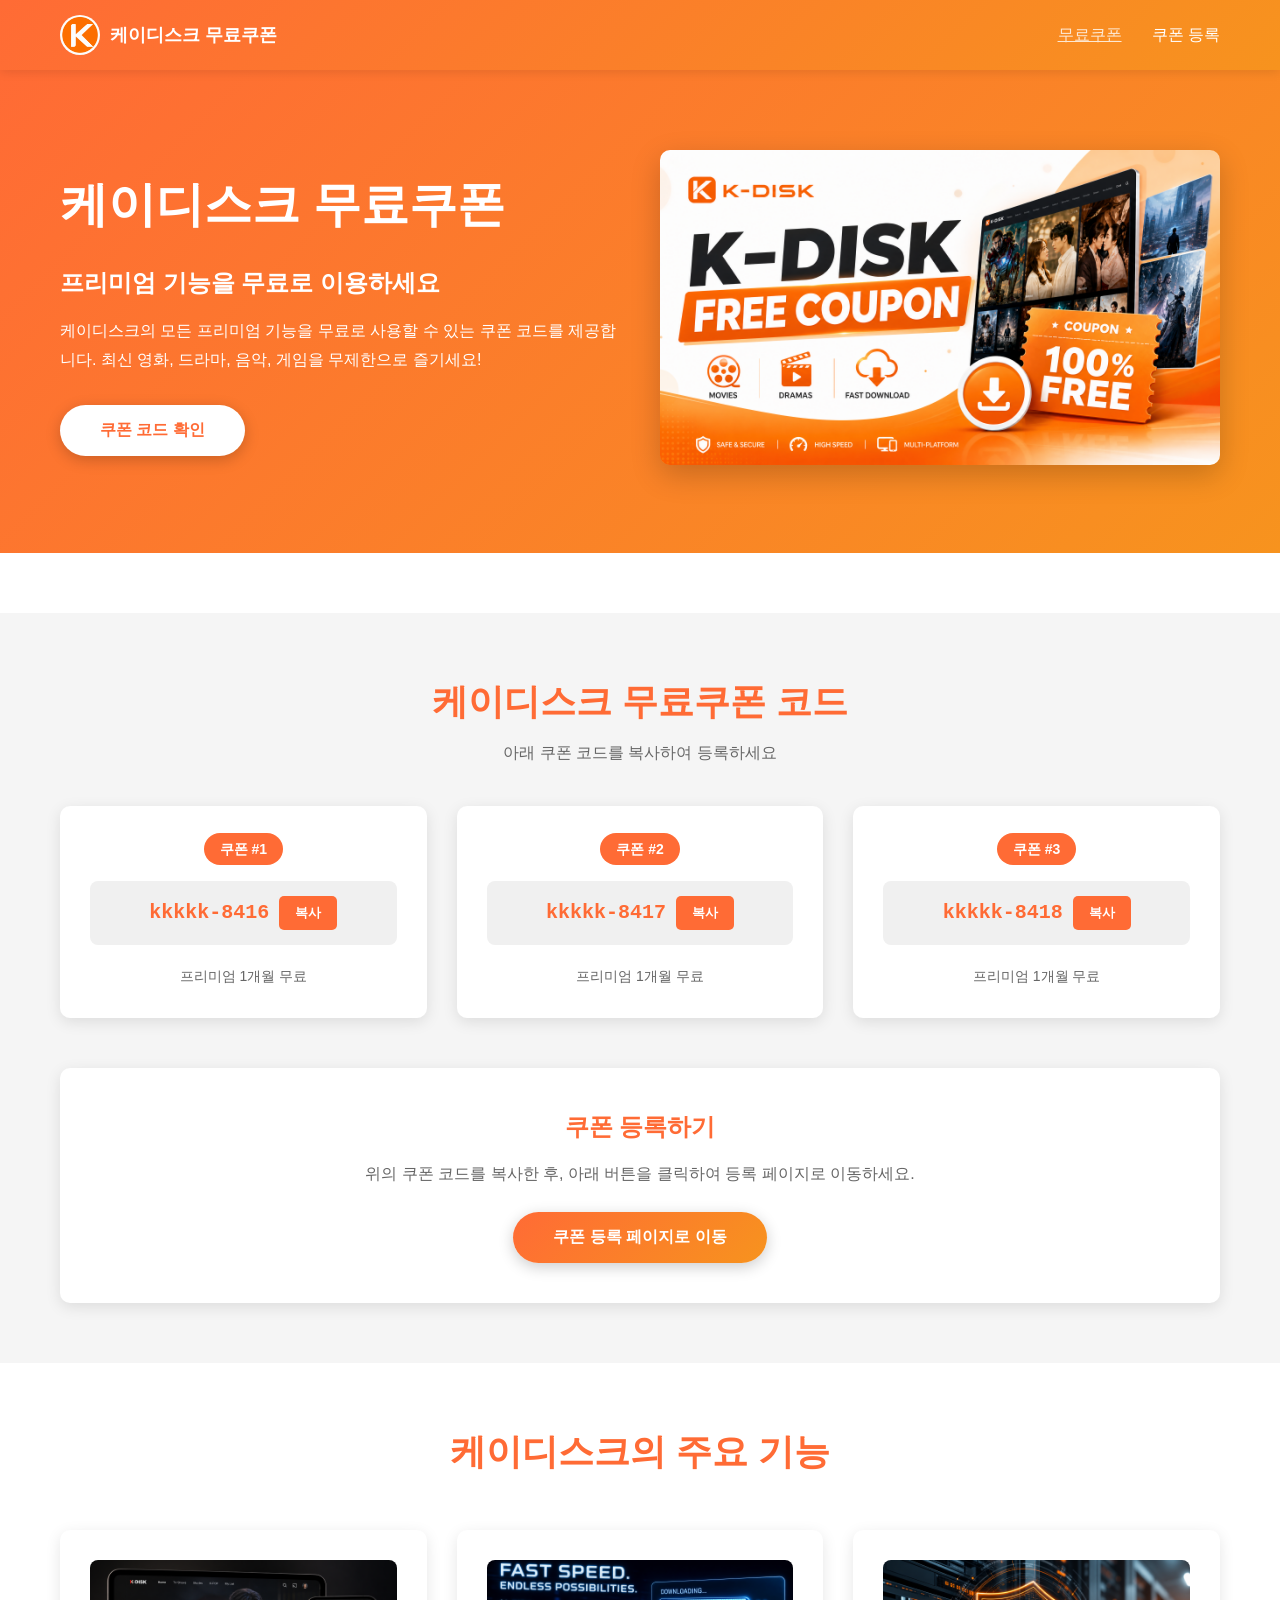
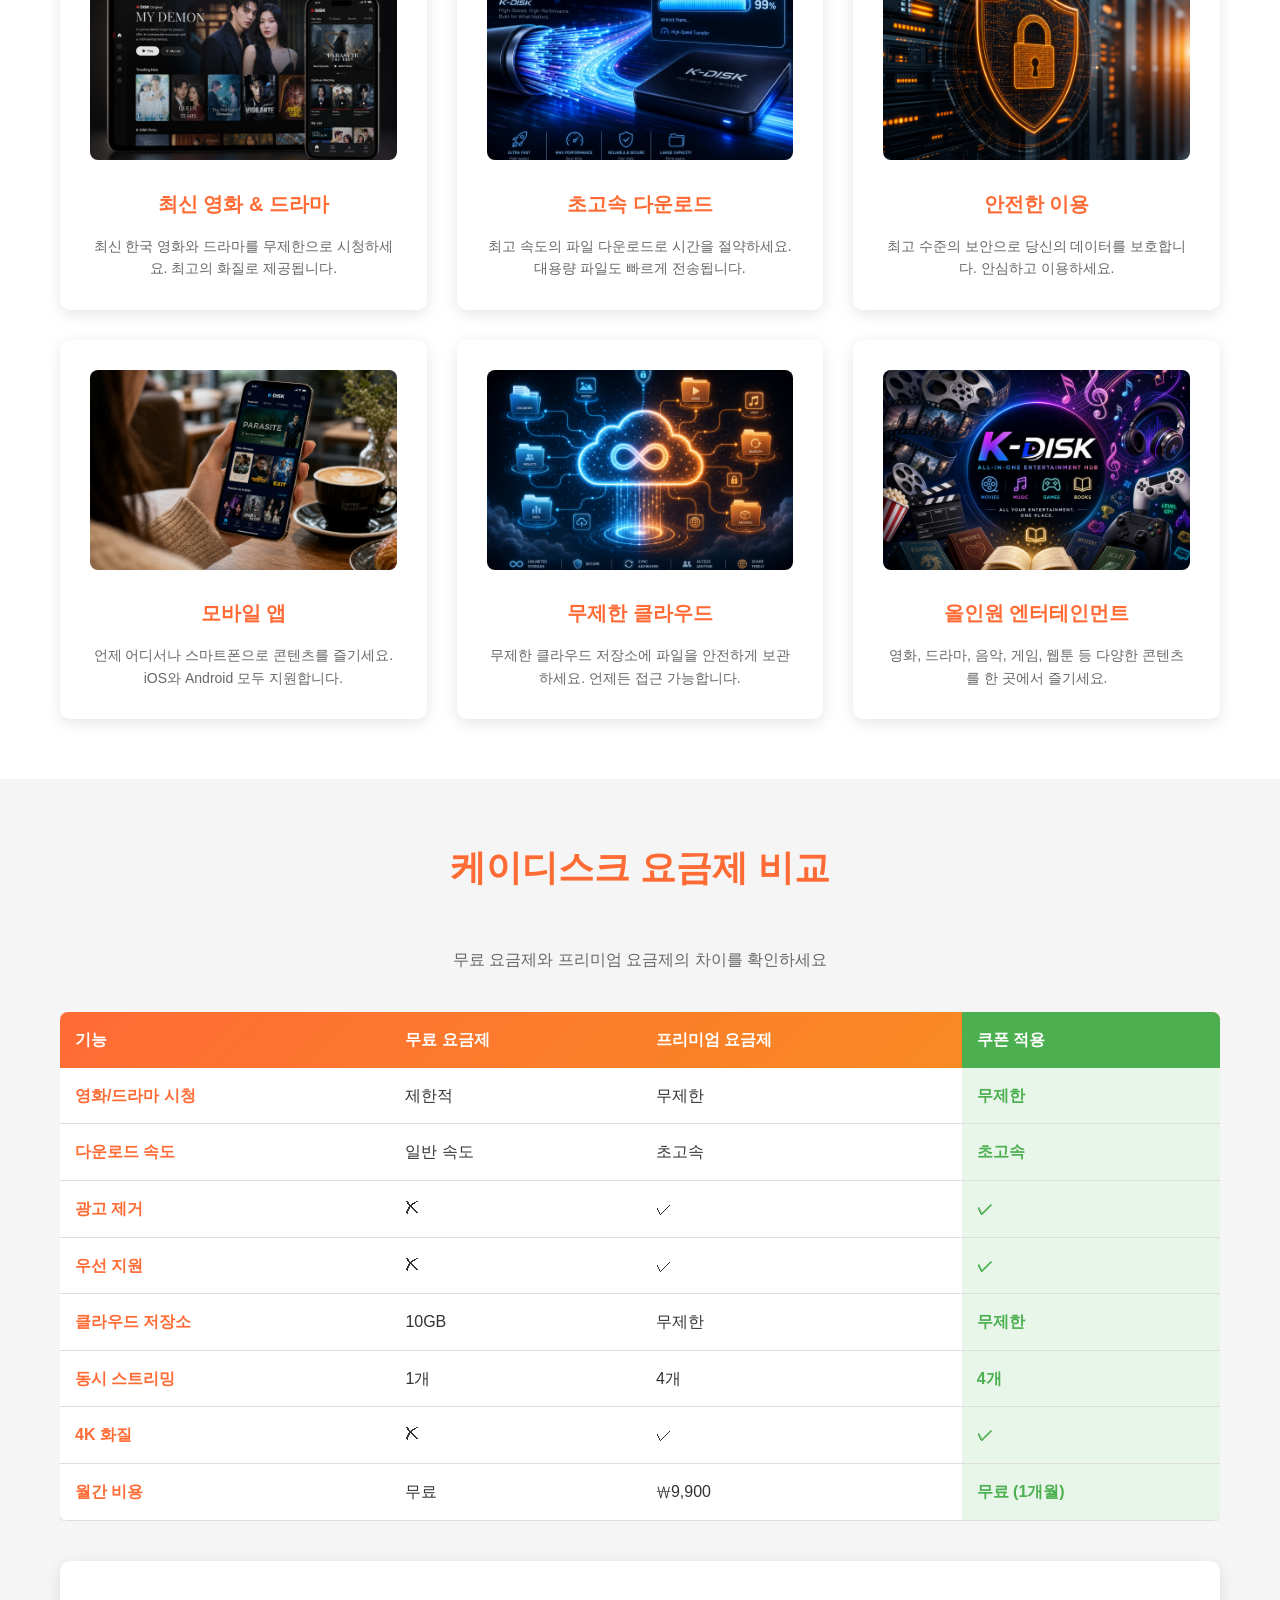
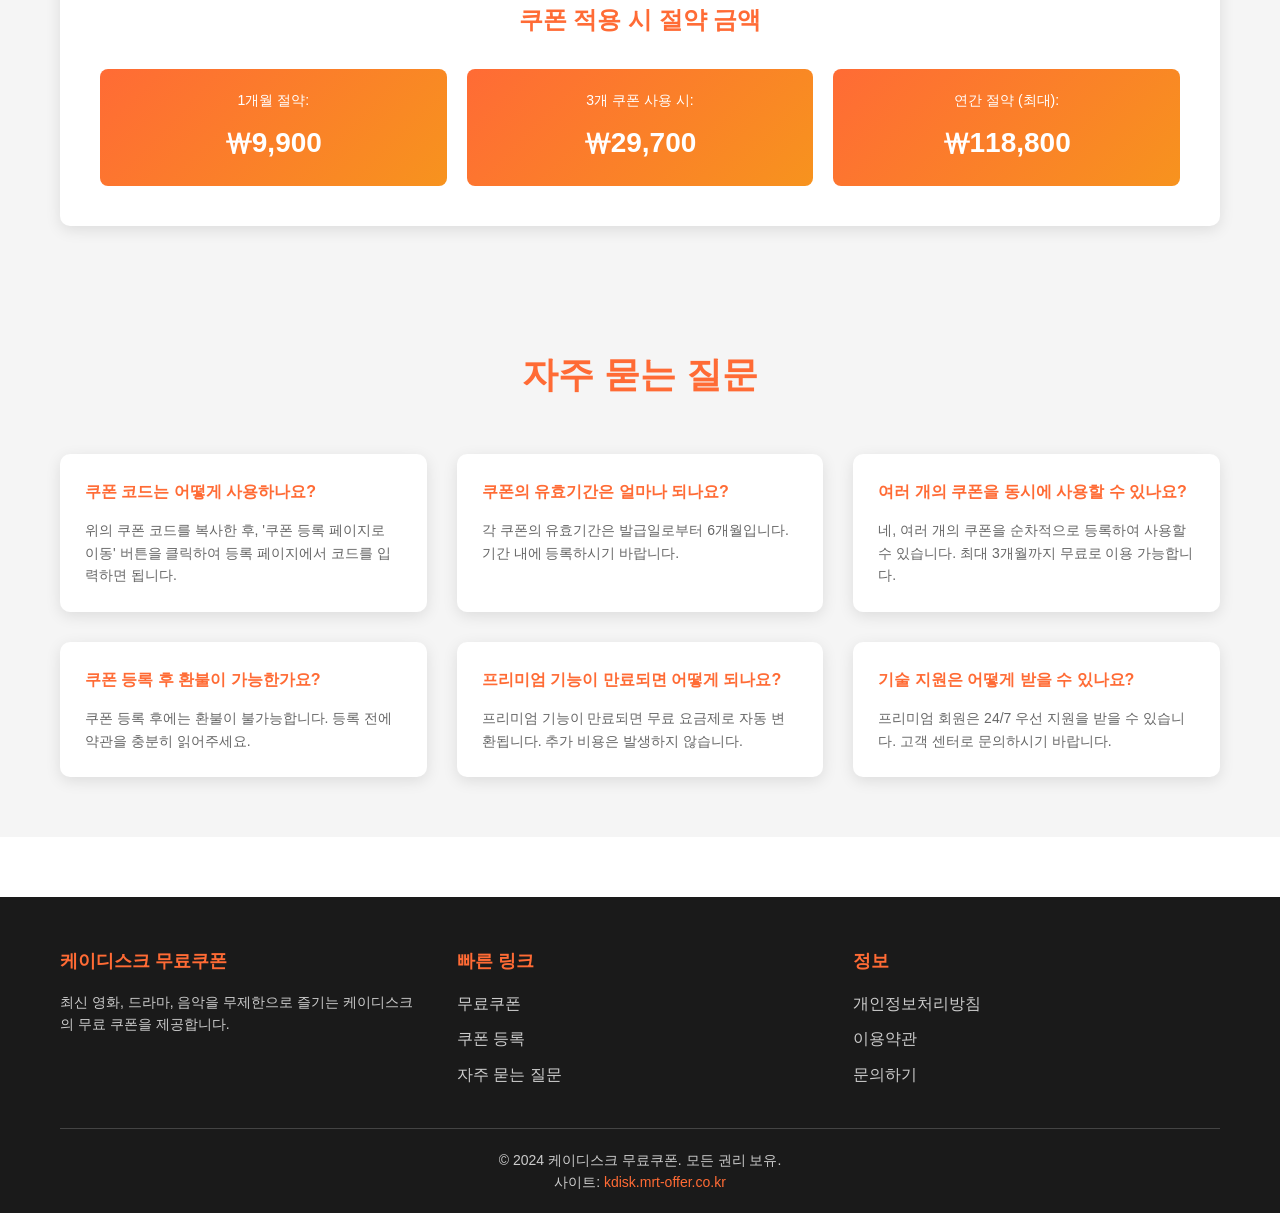
<file: index.html>
<!DOCTYPE html>
<html lang="ko">
<head>
    <meta charset="UTF-8">
    <meta name="viewport" content="width=device-width, initial-scale=1.0">
    <meta name="description" content="케이디스크 무료쿠폰 - kkkkk-8416, kkkkk-8417, kkkkk-8418 쿠폰 코드로 프리미엄 기능을 무료로 이용하세요. 최신 영화, 드라마, 음악, 게임 무제한 이용">
    <meta name="keywords" content="케이디스크, 무료쿠폰, 쿠폰코드, kkkkk-8416, kkkkk-8417, kkkkk-8418, 영화, 드라마, 무제한">
    <meta name="author" content="케이디스크">
    <meta name="robots" content="index, follow">
    <meta property="og:title" content="케이디스크 무료쿠폰">
    <meta property="og:description" content="케이디스크 무료쿠폰 - 프리미엄 기능을 무료로 이용하세요">
    <meta property="og:image" content="https://kdisk.mrt-offer.co.kr/images/og_image.png">
    <meta property="og:url" content="https://kdisk.mrt-offer.co.kr/">
    <meta property="og:type" content="website">
    <meta name="twitter:card" content="summary_large_image">
    <meta name="twitter:title" content="케이디스크 무료쿠폰">
    <meta name="twitter:description" content="케이디스크 무료쿠폰 - 프리미엄 기능을 무료로 이용하세요">
    <meta name="twitter:image" content="https://kdisk.mrt-offer.co.kr/images/og_image.png">
    <link rel="canonical" href="https://kdisk.mrt-offer.co.kr/">
    <link rel="icon" type="image/png" href="images/favicon.png">
    <title>케이디스크 무료쿠폰</title>
    <meta name="naver-site-verification" content="d7b3aa299002bd17030313563c93224dafd31ed2" />
    <link rel="stylesheet" href="styles.css">
    <script type="application/ld+json">
    {
      "@context": "https://schema.org",
      "@type": "WebSite",
      "name": "케이디스크 무료쿠폰",
      "url": "https://kdisk.mrt-offer.co.kr/",
      "description": "케이디스크 무료쿠폰 - 프리미엄 기능을 무료로 이용하세요"
    }
    </script>
    <script type="application/ld+json">
    {
      "@context": "https://schema.org",
      "@type": "BreadcrumbList",
      "itemListElement": [
        {
          "@type": "ListItem",
          "position": 1,
          "name": "홈",
          "item": "https://kdisk.mrt-offer.co.kr/"
        },
        {
          "@type": "ListItem",
          "position": 2,
          "name": "케이디스크 무료쿠폰",
          "item": "https://kdisk.mrt-offer.co.kr/"
        }
      ]
    }
    </script>
</head>
<body>
    <!-- Navigation -->
    <nav class="navbar">
        <div class="container">
            <div class="nav-brand">
                <img src="images/favicon.png" alt="케이디스크 로고" class="logo">
                <span class="sitename">케이디스크 무료쿠폰</span>
            </div>
            <ul class="nav-menu">
                <li><a href="index.html" class="active">무료쿠폰</a></li>
                <li><a href="register.html">쿠폰 등록</a></li>
            </ul>
        </div>
    </nav>

    <!-- Hero Section -->
    <section class="hero">
        <div class="container">
            <div class="hero-content">
                <h1>케이디스크 무료쿠폰</h1>
                <p class="hero-subtitle">프리미엄 기능을 무료로 이용하세요</p>
                <p class="hero-description">케이디스크의 모든 프리미엄 기능을 무료로 사용할 수 있는 쿠폰 코드를 제공합니다. 최신 영화, 드라마, 음악, 게임을 무제한으로 즐기세요!</p>
                <button class="cta-button" onclick="scrollToSection('coupons')">쿠폰 코드 확인</button>
            </div>
            <div class="hero-image">
                <img src="images/og_image.png" alt="케이디스크 무료쿠폰 배너" class="hero-img">
            </div>
        </div>
    </section>

    <!-- Coupon Section - 최상단 배치 -->
    <section class="coupons" id="coupons">
        <div class="container">
            <h2>케이디스크 무료쿠폰 코드</h2>
            <p class="section-subtitle">아래 쿠폰 코드를 복사하여 등록하세요</p>
            
            <div class="coupon-grid">
                <div class="coupon-card">
                    <div class="coupon-header">
                        <span class="coupon-badge">쿠폰 #1</span>
                    </div>
                    <div class="coupon-code">
                        <span class="code-text">kkkkk-8416</span>
                        <button class="copy-btn" onclick="copyCoupon('kkkkk-8416')">복사</button>
                    </div>
                    <p class="coupon-description">프리미엄 1개월 무료</p>
                </div>

                <div class="coupon-card">
                    <div class="coupon-header">
                        <span class="coupon-badge">쿠폰 #2</span>
                    </div>
                    <div class="coupon-code">
                        <span class="code-text">kkkkk-8417</span>
                        <button class="copy-btn" onclick="copyCoupon('kkkkk-8417')">복사</button>
                    </div>
                    <p class="coupon-description">프리미엄 1개월 무료</p>
                </div>

                <div class="coupon-card">
                    <div class="coupon-header">
                        <span class="coupon-badge">쿠폰 #3</span>
                    </div>
                    <div class="coupon-code">
                        <span class="code-text">kkkkk-8418</span>
                        <button class="copy-btn" onclick="copyCoupon('kkkkk-8418')">복사</button>
                    </div>
                    <p class="coupon-description">프리미엄 1개월 무료</p>
                </div>
            </div>

            <div class="coupon-registration">
                <h3>쿠폰 등록하기</h3>
                <p>위의 쿠폰 코드를 복사한 후, 아래 버튼을 클릭하여 등록 페이지로 이동하세요.</p>
                <button class="register-btn" onclick="openRegistration()">쿠폰 등록 페이지로 이동</button>
            </div>
        </div>
    </section>

    <!-- Features Section -->
    <section class="features">
        <div class="container">
            <h2>케이디스크의 주요 기능</h2>
            <div class="features-grid">
                <div class="feature-card">
                    <img src="images/movie_streaming.png" alt="영화 스트리밍" class="feature-img">
                    <h3>최신 영화 & 드라마</h3>
                    <p>최신 한국 영화와 드라마를 무제한으로 시청하세요. 최고의 화질로 제공됩니다.</p>
                </div>
                <div class="feature-card">
                    <img src="images/fast_download.png" alt="빠른 다운로드" class="feature-img">
                    <h3>초고속 다운로드</h3>
                    <p>최고 속도의 파일 다운로드로 시간을 절약하세요. 대용량 파일도 빠르게 전송됩니다.</p>
                </div>
                <div class="feature-card">
                    <img src="images/security.png" alt="안전한 이용" class="feature-img">
                    <h3>안전한 이용</h3>
                    <p>최고 수준의 보안으로 당신의 데이터를 보호합니다. 안심하고 이용하세요.</p>
                </div>
                <div class="feature-card">
                    <img src="images/mobile_app.png" alt="모바일 앱" class="feature-img">
                    <h3>모바일 앱</h3>
                    <p>언제 어디서나 스마트폰으로 콘텐츠를 즐기세요. iOS와 Android 모두 지원합니다.</p>
                </div>
                <div class="feature-card">
                    <img src="images/cloud_storage.png" alt="클라우드 저장소" class="feature-img">
                    <h3>무제한 클라우드</h3>
                    <p>무제한 클라우드 저장소에 파일을 안전하게 보관하세요. 언제든 접근 가능합니다.</p>
                </div>
                <div class="feature-card">
                    <img src="images/entertainment_hub.png" alt="엔터테인먼트" class="feature-img">
                    <h3>올인원 엔터테인먼트</h3>
                    <p>영화, 드라마, 음악, 게임, 웹툰 등 다양한 콘텐츠를 한 곳에서 즐기세요.</p>
                </div>
            </div>
        </div>
    </section>

    <!-- Comparison Table Section -->
    <section class="comparison">
        <div class="container">
            <h2>케이디스크 요금제 비교</h2>
            <p class="section-subtitle">무료 요금제와 프리미엄 요금제의 차이를 확인하세요</p>
            
            <div class="table-wrapper">
                <table class="comparison-table">
                    <thead>
                        <tr>
                            <th>기능</th>
                            <th>무료 요금제</th>
                            <th>프리미엄 요금제</th>
                            <th class="highlight">쿠폰 적용</th>
                        </tr>
                    </thead>
                    <tbody>
                        <tr>
                            <td class="feature-name">영화/드라마 시청</td>
                            <td>제한적</td>
                            <td>무제한</td>
                            <td class="highlight">무제한</td>
                        </tr>
                        <tr>
                            <td class="feature-name">다운로드 속도</td>
                            <td>일반 속도</td>
                            <td>초고속</td>
                            <td class="highlight">초고속</td>
                        </tr>
                        <tr>
                            <td class="feature-name">광고 제거</td>
                            <td>✗</td>
                            <td>✓</td>
                            <td class="highlight">✓</td>
                        </tr>
                        <tr>
                            <td class="feature-name">우선 지원</td>
                            <td>✗</td>
                            <td>✓</td>
                            <td class="highlight">✓</td>
                        </tr>
                        <tr>
                            <td class="feature-name">클라우드 저장소</td>
                            <td>10GB</td>
                            <td>무제한</td>
                            <td class="highlight">무제한</td>
                        </tr>
                        <tr>
                            <td class="feature-name">동시 스트리밍</td>
                            <td>1개</td>
                            <td>4개</td>
                            <td class="highlight">4개</td>
                        </tr>
                        <tr>
                            <td class="feature-name">4K 화질</td>
                            <td>✗</td>
                            <td>✓</td>
                            <td class="highlight">✓</td>
                        </tr>
                        <tr>
                            <td class="feature-name">월간 비용</td>
                            <td>무료</td>
                            <td>₩9,900</td>
                            <td class="highlight">무료 (1개월)</td>
                        </tr>
                    </tbody>
                </table>
            </div>

            <div class="savings-info">
                <h3>쿠폰 적용 시 절약 금액</h3>
                <div class="savings-calculator">
                    <div class="savings-item">
                        <span class="savings-label">1개월 절약:</span>
                        <span class="savings-amount">₩9,900</span>
                    </div>
                    <div class="savings-item">
                        <span class="savings-label">3개 쿠폰 사용 시:</span>
                        <span class="savings-amount">₩29,700</span>
                    </div>
                    <div class="savings-item">
                        <span class="savings-label">연간 절약 (최대):</span>
                        <span class="savings-amount">₩118,800</span>
                    </div>
                </div>
            </div>
        </div>
    </section>

    <!-- FAQ Section -->
    <section class="faq">
        <div class="container">
            <h2>자주 묻는 질문</h2>
            <div class="faq-grid">
                <div class="faq-item">
                    <h3>쿠폰 코드는 어떻게 사용하나요?</h3>
                    <p>위의 쿠폰 코드를 복사한 후, '쿠폰 등록 페이지로 이동' 버튼을 클릭하여 등록 페이지에서 코드를 입력하면 됩니다.</p>
                </div>
                <div class="faq-item">
                    <h3>쿠폰의 유효기간은 얼마나 되나요?</h3>
                    <p>각 쿠폰의 유효기간은 발급일로부터 6개월입니다. 기간 내에 등록하시기 바랍니다.</p>
                </div>
                <div class="faq-item">
                    <h3>여러 개의 쿠폰을 동시에 사용할 수 있나요?</h3>
                    <p>네, 여러 개의 쿠폰을 순차적으로 등록하여 사용할 수 있습니다. 최대 3개월까지 무료로 이용 가능합니다.</p>
                </div>
                <div class="faq-item">
                    <h3>쿠폰 등록 후 환불이 가능한가요?</h3>
                    <p>쿠폰 등록 후에는 환불이 불가능합니다. 등록 전에 약관을 충분히 읽어주세요.</p>
                </div>
                <div class="faq-item">
                    <h3>프리미엄 기능이 만료되면 어떻게 되나요?</h3>
                    <p>프리미엄 기능이 만료되면 무료 요금제로 자동 변환됩니다. 추가 비용은 발생하지 않습니다.</p>
                </div>
                <div class="faq-item">
                    <h3>기술 지원은 어떻게 받을 수 있나요?</h3>
                    <p>프리미엄 회원은 24/7 우선 지원을 받을 수 있습니다. 고객 센터로 문의하시기 바랍니다.</p>
                </div>
            </div>
        </div>
    </section>

    <!-- Footer -->
    <footer class="footer">
        <div class="container">
            <div class="footer-content">
                <div class="footer-section">
                    <h4>케이디스크 무료쿠폰</h4>
                    <p>최신 영화, 드라마, 음악을 무제한으로 즐기는 케이디스크의 무료 쿠폰을 제공합니다.</p>
                </div>
                <div class="footer-section">
                    <h4>빠른 링크</h4>
                    <ul>
                        <li><a href="index.html">무료쿠폰</a></li>
                        <li><a href="register.html">쿠폰 등록</a></li>
                        <li><a href="#faq">자주 묻는 질문</a></li>
                    </ul>
                </div>
                <div class="footer-section">
                    <h4>정보</h4>
                    <ul>
                        <li><a href="#">개인정보처리방침</a></li>
                        <li><a href="#">이용약관</a></li>
                        <li><a href="#">문의하기</a></li>
                    </ul>
                </div>
            </div>
            <div class="footer-bottom">
                <p>&copy; 2024 케이디스크 무료쿠폰. 모든 권리 보유.</p>
                <p>사이트: <a href="https://kdisk.mrt-offer.co.kr/">kdisk.mrt-offer.co.kr</a></p>
            </div>
        </div>
    </footer>

    <script src="script.js"></script>
</body>
</html>
</file>
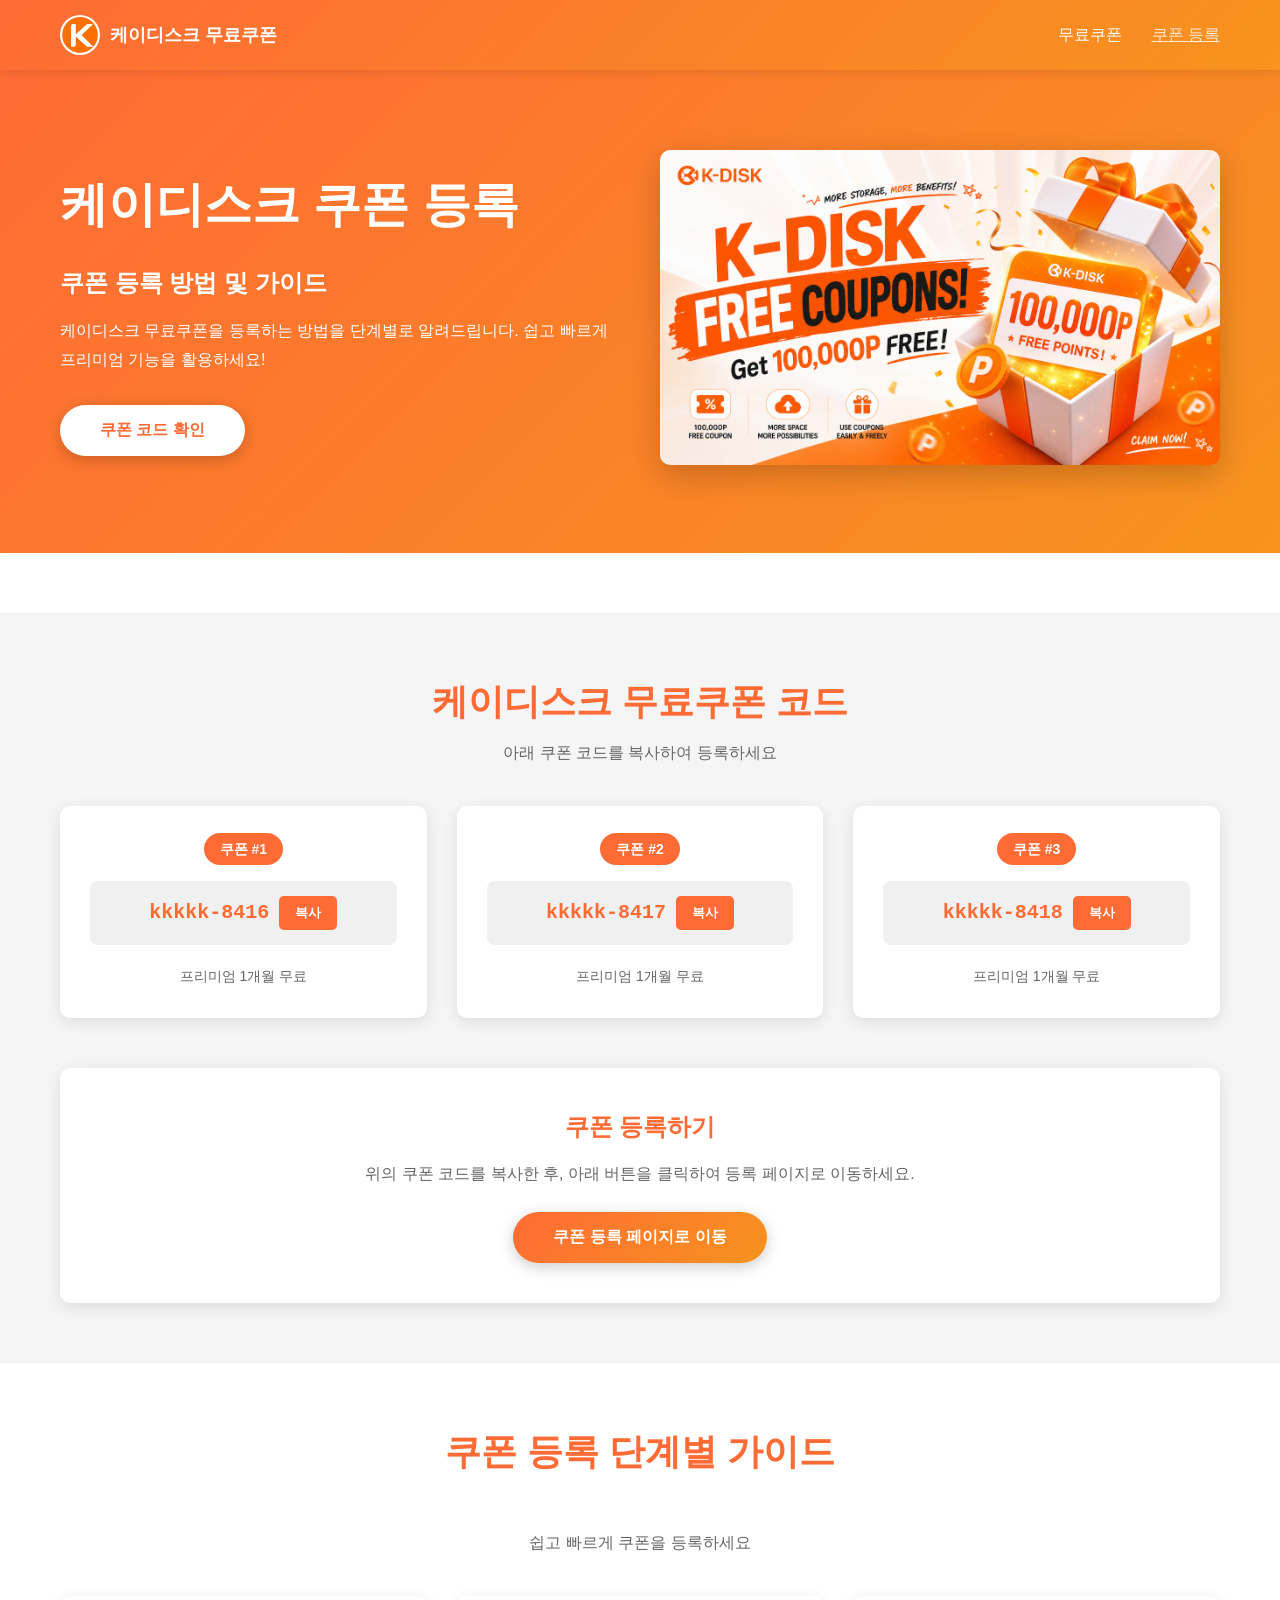
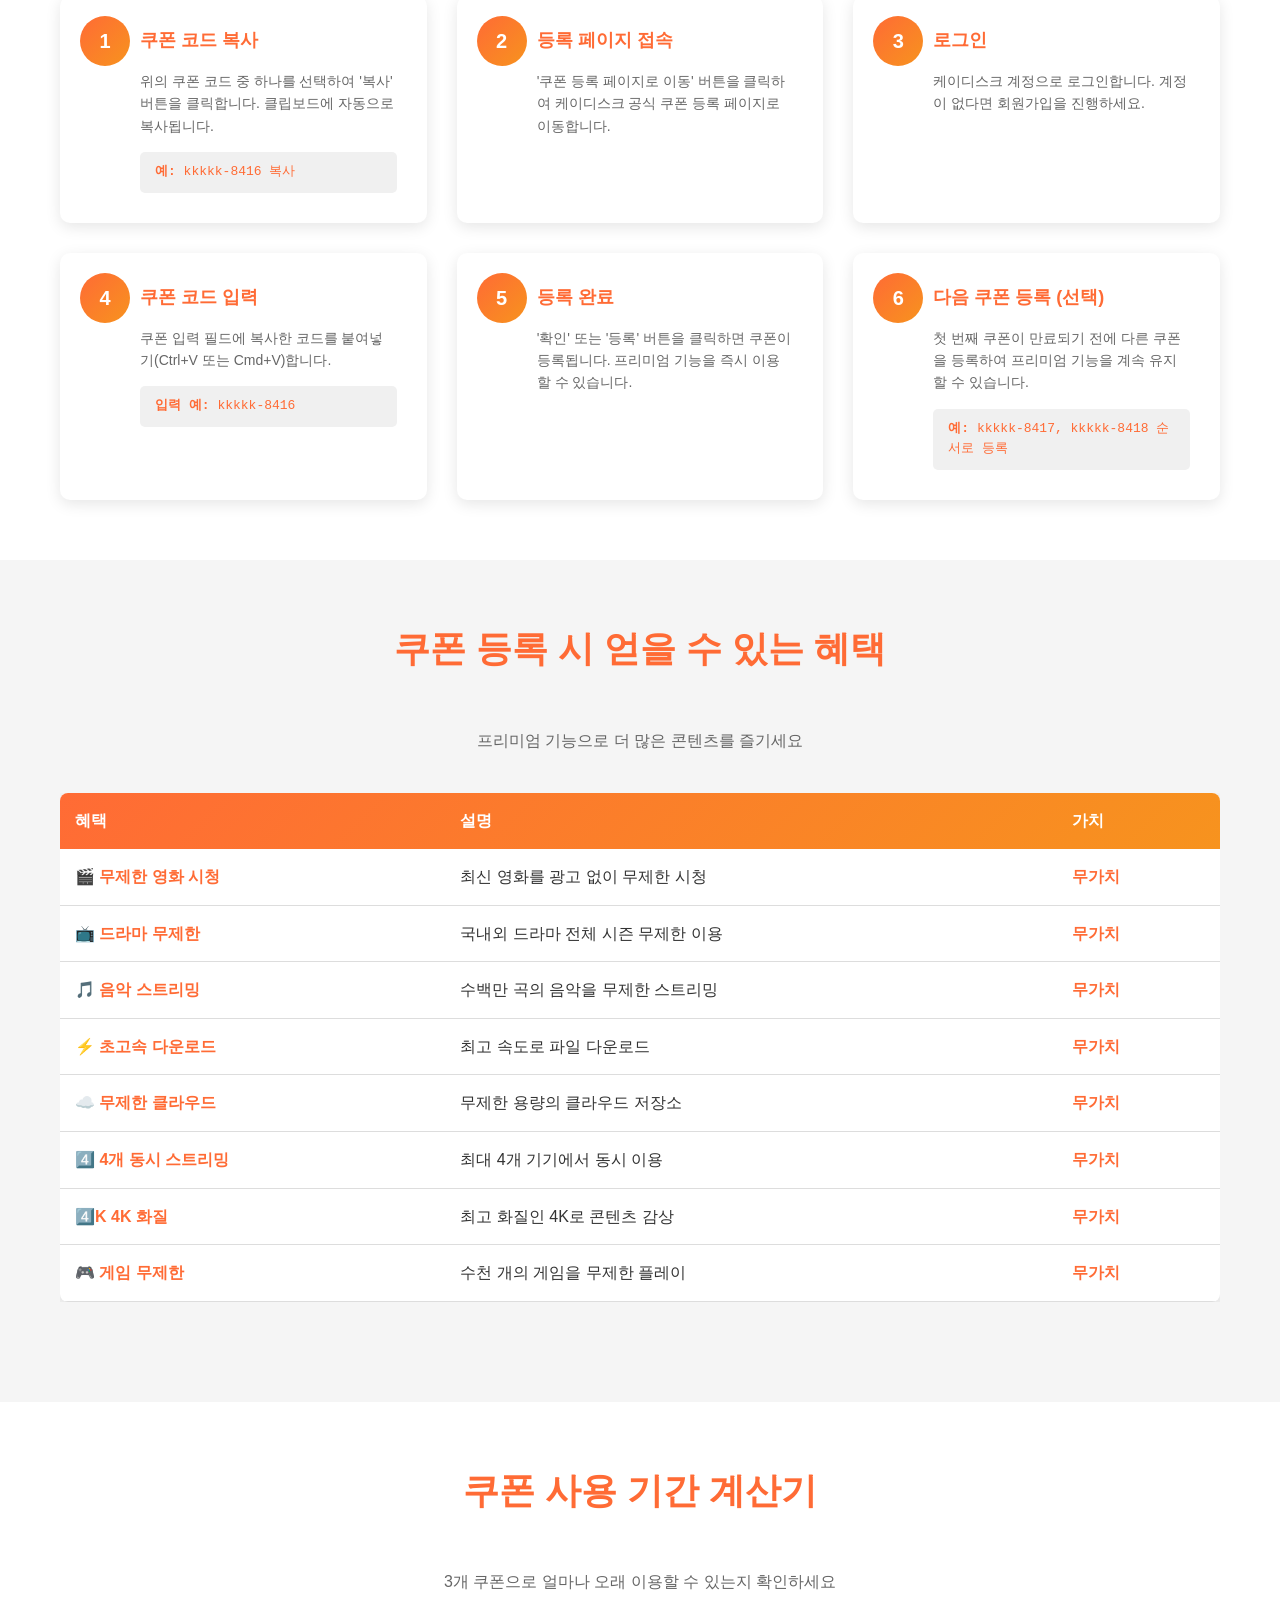
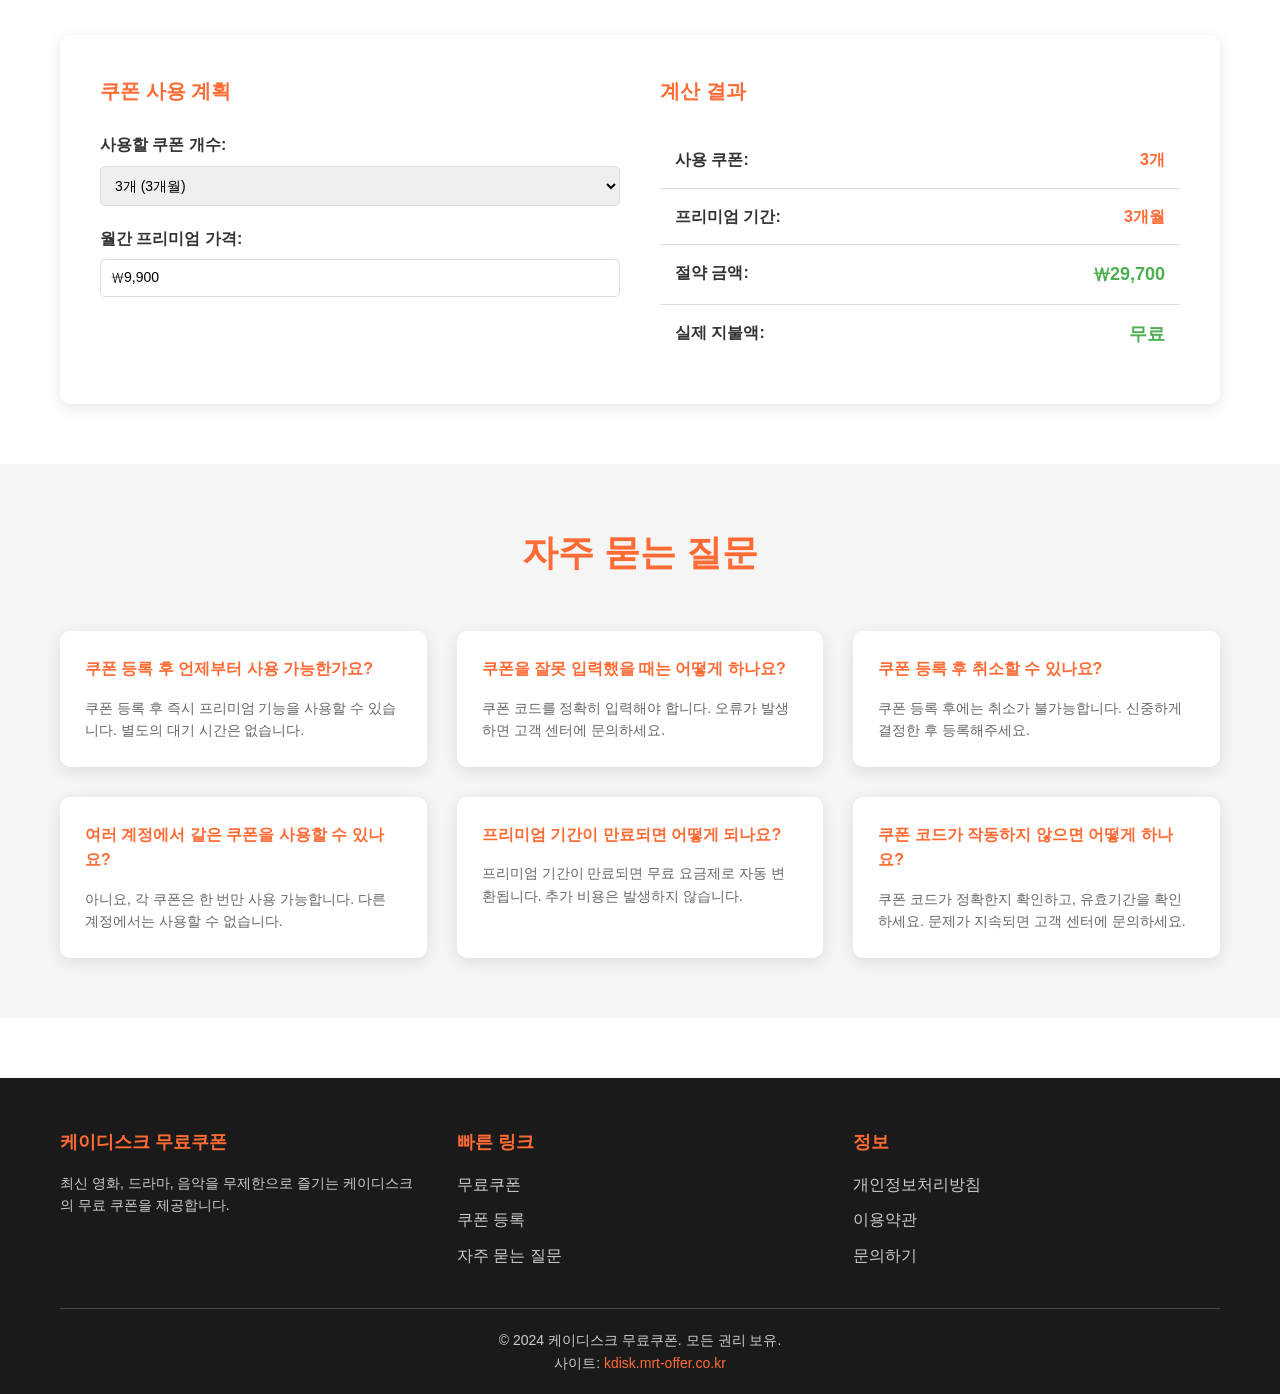
<file: register.html>
<!DOCTYPE html>
<html lang="ko">
<head>
    <meta charset="UTF-8">
    <meta name="viewport" content="width=device-width, initial-scale=1.0">
    <meta name="description" content="케이디스크 쿠폰 등록 - 쿠폰 코드 등록 방법 및 가이드. 무료 프리미엄 기능을 활용하세요">
    <meta name="keywords" content="케이디스크, 쿠폰 등록, 쿠폰 가이드, 무료쿠폰 등록 방법">
    <meta name="author" content="케이디스크">
    <meta name="robots" content="index, follow">
    <meta property="og:title" content="케이디스크 무료쿠폰">
    <meta property="og:description" content="케이디스크 쿠폰 등록 - 쿠폰 코드 등록 방법 및 가이드">
    <meta property="og:image" content="https://kdisk.mrt-offer.co.kr/images/og_image.png">
    <meta property="og:url" content="https://kdisk.mrt-offer.co.kr/register.html">
    <meta property="og:type" content="website">
    <meta name="twitter:card" content="summary_large_image">
    <meta name="twitter:title" content="케이디스크 무료쿠폰">
    <meta name="twitter:description" content="케이디스크 쿠폰 등록 정보">
    <meta name="twitter:image" content="https://kdisk.mrt-offer.co.kr/images/og_image.png">
    <link rel="canonical" href="https://kdisk.mrt-offer.co.kr/register.html">
    <link rel="icon" type="image/png" href="images/favicon.png">
    <title>케이디스크 무료쿠폰</title>
    <meta name="naver-site-verification" content="d7b3aa299002bd17030313563c93224dafd31ed2" />
    <link rel="stylesheet" href="styles.css">
    <script type="application/ld+json">
    {
      "@context": "https://schema.org",
      "@type": "WebPage",
      "name": "케이디스크 쿠폰 등록",
      "url": "https://kdisk.mrt-offer.co.kr/register.html",
      "description": "케이디스크 쿠폰 등록 정보 및 가이드"
    }
    </script>
    <script type="application/ld+json">
    {
      "@context": "https://schema.org",
      "@type": "BreadcrumbList",
      "itemListElement": [
        {
          "@type": "ListItem",
          "position": 1,
          "name": "홈",
          "item": "https://kdisk.mrt-offer.co.kr/"
        },
        {
          "@type": "ListItem",
          "position": 2,
          "name": "쿠폰 등록",
          "item": "https://kdisk.mrt-offer.co.kr/register.html"
        }
      ]
    }
    </script>
</head>
<body>
    <!-- Navigation -->
    <nav class="navbar">
        <div class="container">
            <div class="nav-brand">
                <img src="images/favicon.png" alt="케이디스크 로고" class="logo">
                <span class="sitename">케이디스크 무료쿠폰</span>
            </div>
            <ul class="nav-menu">
                <li><a href="index.html">무료쿠폰</a></li>
                <li><a href="register.html" class="active">쿠폰 등록</a></li>
            </ul>
        </div>
    </nav>

    <!-- Hero Section -->
    <section class="hero">
        <div class="container">
            <div class="hero-content">
                <h1>케이디스크 쿠폰 등록</h1>
                <p class="hero-subtitle">쿠폰 등록 방법 및 가이드</p>
                <p class="hero-description">케이디스크 무료쿠폰을 등록하는 방법을 단계별로 알려드립니다. 쉽고 빠르게 프리미엄 기능을 활용하세요!</p>
                <button class="cta-button" onclick="scrollToSection('coupon-codes')">쿠폰 코드 확인</button>
            </div>
            <div class="hero-image">
                <img src="images/coupon_banner.png" alt="쿠폰 등록 배너" class="hero-img">
            </div>
        </div>
    </section>

    <!-- Coupon Section - 최상단 배치 -->
    <section class="coupons" id="coupon-codes">
        <div class="container">
            <h2>케이디스크 무료쿠폰 코드</h2>
            <p class="section-subtitle">아래 쿠폰 코드를 복사하여 등록하세요</p>
            
            <div class="coupon-grid">
                <div class="coupon-card">
                    <div class="coupon-header">
                        <span class="coupon-badge">쿠폰 #1</span>
                    </div>
                    <div class="coupon-code">
                        <span class="code-text">kkkkk-8416</span>
                        <button class="copy-btn" onclick="copyCoupon('kkkkk-8416')">복사</button>
                    </div>
                    <p class="coupon-description">프리미엄 1개월 무료</p>
                </div>

                <div class="coupon-card">
                    <div class="coupon-header">
                        <span class="coupon-badge">쿠폰 #2</span>
                    </div>
                    <div class="coupon-code">
                        <span class="code-text">kkkkk-8417</span>
                        <button class="copy-btn" onclick="copyCoupon('kkkkk-8417')">복사</button>
                    </div>
                    <p class="coupon-description">프리미엄 1개월 무료</p>
                </div>

                <div class="coupon-card">
                    <div class="coupon-header">
                        <span class="coupon-badge">쿠폰 #3</span>
                    </div>
                    <div class="coupon-code">
                        <span class="code-text">kkkkk-8418</span>
                        <button class="copy-btn" onclick="copyCoupon('kkkkk-8418')">복사</button>
                    </div>
                    <p class="coupon-description">프리미엄 1개월 무료</p>
                </div>
            </div>

            <div class="coupon-registration">
                <h3>쿠폰 등록하기</h3>
                <p>위의 쿠폰 코드를 복사한 후, 아래 버튼을 클릭하여 등록 페이지로 이동하세요.</p>
                <button class="register-btn" onclick="openRegistration()">쿠폰 등록 페이지로 이동</button>
            </div>
        </div>
    </section>

    <!-- Registration Guide Section -->
    <section class="registration-guide">
        <div class="container">
            <h2>쿠폰 등록 단계별 가이드</h2>
            <p class="section-subtitle">쉽고 빠르게 쿠폰을 등록하세요</p>
            
            <div class="steps">
                <div class="step">
                    <div class="step-number">1</div>
                    <h3>쿠폰 코드 복사</h3>
                    <p>위의 쿠폰 코드 중 하나를 선택하여 '복사' 버튼을 클릭합니다. 클립보드에 자동으로 복사됩니다.</p>
                    <div class="code-example">
                        <strong>예:</strong> kkkkk-8416 복사
                    </div>
                </div>

                <div class="step">
                    <div class="step-number">2</div>
                    <h3>등록 페이지 접속</h3>
                    <p>'쿠폰 등록 페이지로 이동' 버튼을 클릭하여 케이디스크 공식 쿠폰 등록 페이지로 이동합니다.</p>
                </div>

                <div class="step">
                    <div class="step-number">3</div>
                    <h3>로그인</h3>
                    <p>케이디스크 계정으로 로그인합니다. 계정이 없다면 회원가입을 진행하세요.</p>
                </div>

                <div class="step">
                    <div class="step-number">4</div>
                    <h3>쿠폰 코드 입력</h3>
                    <p>쿠폰 입력 필드에 복사한 코드를 붙여넣기(Ctrl+V 또는 Cmd+V)합니다.</p>
                    <div class="code-example">
                        <strong>입력 예:</strong> kkkkk-8416
                    </div>
                </div>

                <div class="step">
                    <div class="step-number">5</div>
                    <h3>등록 완료</h3>
                    <p>'확인' 또는 '등록' 버튼을 클릭하면 쿠폰이 등록됩니다. 프리미엄 기능을 즉시 이용할 수 있습니다.</p>
                </div>

                <div class="step">
                    <div class="step-number">6</div>
                    <h3>다음 쿠폰 등록 (선택)</h3>
                    <p>첫 번째 쿠폰이 만료되기 전에 다른 쿠폰을 등록하여 프리미엄 기능을 계속 유지할 수 있습니다.</p>
                    <div class="code-example">
                        <strong>예:</strong> kkkkk-8417, kkkkk-8418 순서로 등록
                    </div>
                </div>
            </div>
        </div>
    </section>

    <!-- Registration Benefits Table -->
    <section class="benefits">
        <div class="container">
            <h2>쿠폰 등록 시 얻을 수 있는 혜택</h2>
            <p class="section-subtitle">프리미엄 기능으로 더 많은 콘텐츠를 즐기세요</p>
            
            <div class="table-wrapper">
                <table class="benefits-table">
                    <thead>
                        <tr>
                            <th>혜택</th>
                            <th>설명</th>
                            <th>가치</th>
                        </tr>
                    </thead>
                    <tbody>
                        <tr>
                            <td class="benefit-name">🎬 무제한 영화 시청</td>
                            <td>최신 영화를 광고 없이 무제한 시청</td>
                            <td class="benefit-value">무가치</td>
                        </tr>
                        <tr>
                            <td class="benefit-name">📺 드라마 무제한</td>
                            <td>국내외 드라마 전체 시즌 무제한 이용</td>
                            <td class="benefit-value">무가치</td>
                        </tr>
                        <tr>
                            <td class="benefit-name">🎵 음악 스트리밍</td>
                            <td>수백만 곡의 음악을 무제한 스트리밍</td>
                            <td class="benefit-value">무가치</td>
                        </tr>
                        <tr>
                            <td class="benefit-name">⚡ 초고속 다운로드</td>
                            <td>최고 속도로 파일 다운로드</td>
                            <td class="benefit-value">무가치</td>
                        </tr>
                        <tr>
                            <td class="benefit-name">☁️ 무제한 클라우드</td>
                            <td>무제한 용량의 클라우드 저장소</td>
                            <td class="benefit-value">무가치</td>
                        </tr>
                        <tr>
                            <td class="benefit-name">4️⃣ 4개 동시 스트리밍</td>
                            <td>최대 4개 기기에서 동시 이용</td>
                            <td class="benefit-value">무가치</td>
                        </tr>
                        <tr>
                            <td class="benefit-name">4️⃣K️ 4K 화질</td>
                            <td>최고 화질인 4K로 콘텐츠 감상</td>
                            <td class="benefit-value">무가치</td>
                        </tr>
                        <tr>
                            <td class="benefit-name">🎮 게임 무제한</td>
                            <td>수천 개의 게임을 무제한 플레이</td>
                            <td class="benefit-value">무가치</td>
                        </tr>
                    </tbody>
                </table>
            </div>
        </div>
    </section>

    <!-- Coupon Duration Calculator -->
    <section class="calculator">
        <div class="container">
            <h2>쿠폰 사용 기간 계산기</h2>
            <p class="section-subtitle">3개 쿠폰으로 얼마나 오래 이용할 수 있는지 확인하세요</p>
            
            <div class="calculator-content">
                <div class="calculator-form">
                    <h3>쿠폰 사용 계획</h3>
                    <div class="form-group">
                        <label for="coupon-count">사용할 쿠폰 개수:</label>
                        <select id="coupon-count" onchange="calculateDuration()">
                            <option value="1">1개 (1개월)</option>
                            <option value="2">2개 (2개월)</option>
                            <option value="3" selected>3개 (3개월)</option>
                        </select>
                    </div>
                    <div class="form-group">
                        <label for="monthly-price">월간 프리미엄 가격:</label>
                        <input type="text" id="monthly-price" value="₩9,900" readonly>
                    </div>
                </div>

                <div class="calculator-result">
                    <h3>계산 결과</h3>
                    <div class="result-item">
                        <span class="result-label">사용 쿠폰:</span>
                        <span class="result-value" id="result-coupon">3개</span>
                    </div>
                    <div class="result-item">
                        <span class="result-label">프리미엄 기간:</span>
                        <span class="result-value" id="result-period">3개월</span>
                    </div>
                    <div class="result-item">
                        <span class="result-label">절약 금액:</span>
                        <span class="result-value highlight" id="result-saving">₩29,700</span>
                    </div>
                    <div class="result-item">
                        <span class="result-label">실제 지불액:</span>
                        <span class="result-value highlight" id="result-payment">무료</span>
                    </div>
                </div>
            </div>
        </div>
    </section>

    <!-- FAQ Section -->
    <section class="faq">
        <div class="container">
            <h2>자주 묻는 질문</h2>
            <div class="faq-grid">
                <div class="faq-item">
                    <h3>쿠폰 등록 후 언제부터 사용 가능한가요?</h3>
                    <p>쿠폰 등록 후 즉시 프리미엄 기능을 사용할 수 있습니다. 별도의 대기 시간은 없습니다.</p>
                </div>
                <div class="faq-item">
                    <h3>쿠폰을 잘못 입력했을 때는 어떻게 하나요?</h3>
                    <p>쿠폰 코드를 정확히 입력해야 합니다. 오류가 발생하면 고객 센터에 문의하세요.</p>
                </div>
                <div class="faq-item">
                    <h3>쿠폰 등록 후 취소할 수 있나요?</h3>
                    <p>쿠폰 등록 후에는 취소가 불가능합니다. 신중하게 결정한 후 등록해주세요.</p>
                </div>
                <div class="faq-item">
                    <h3>여러 계정에서 같은 쿠폰을 사용할 수 있나요?</h3>
                    <p>아니요, 각 쿠폰은 한 번만 사용 가능합니다. 다른 계정에서는 사용할 수 없습니다.</p>
                </div>
                <div class="faq-item">
                    <h3>프리미엄 기간이 만료되면 어떻게 되나요?</h3>
                    <p>프리미엄 기간이 만료되면 무료 요금제로 자동 변환됩니다. 추가 비용은 발생하지 않습니다.</p>
                </div>
                <div class="faq-item">
                    <h3>쿠폰 코드가 작동하지 않으면 어떻게 하나요?</h3>
                    <p>쿠폰 코드가 정확한지 확인하고, 유효기간을 확인하세요. 문제가 지속되면 고객 센터에 문의하세요.</p>
                </div>
            </div>
        </div>
    </section>

    <!-- Footer -->
    <footer class="footer">
        <div class="container">
            <div class="footer-content">
                <div class="footer-section">
                    <h4>케이디스크 무료쿠폰</h4>
                    <p>최신 영화, 드라마, 음악을 무제한으로 즐기는 케이디스크의 무료 쿠폰을 제공합니다.</p>
                </div>
                <div class="footer-section">
                    <h4>빠른 링크</h4>
                    <ul>
                        <li><a href="index.html">무료쿠폰</a></li>
                        <li><a href="register.html">쿠폰 등록</a></li>
                        <li><a href="#faq">자주 묻는 질문</a></li>
                    </ul>
                </div>
                <div class="footer-section">
                    <h4>정보</h4>
                    <ul>
                        <li><a href="#">개인정보처리방침</a></li>
                        <li><a href="#">이용약관</a></li>
                        <li><a href="#">문의하기</a></li>
                    </ul>
                </div>
            </div>
            <div class="footer-bottom">
                <p>&copy; 2024 케이디스크 무료쿠폰. 모든 권리 보유.</p>
                <p>사이트: <a href="https://kdisk.mrt-offer.co.kr/">kdisk.mrt-offer.co.kr</a></p>
            </div>
        </div>
    </footer>

    <script src="script.js"></script>
</body>
</html>
</file>
<file: styles.css>
/* ==================== Global Styles ==================== */
* {
    margin: 0;
    padding: 0;
    box-sizing: border-box;
}

:root {
    --primary-color: #ff6b35;
    --secondary-color: #f7931e;
    --dark-color: #1a1a1a;
    --light-color: #f5f5f5;
    --text-color: #333;
    --border-color: #ddd;
    --success-color: #4caf50;
    --warning-color: #ff9800;
}

html {
    scroll-behavior: smooth;
}

body {
    font-family: 'Segoe UI', Tahoma, Geneva, Verdana, sans-serif;
    line-height: 1.6;
    color: var(--text-color);
    background-color: #fff;
}

.container {
    max-width: 1200px;
    margin: 0 auto;
    padding: 0 20px;
}

/* ==================== Navigation ==================== */
.navbar {
    background: linear-gradient(135deg, var(--primary-color) 0%, var(--secondary-color) 100%);
    padding: 15px 0;
    position: sticky;
    top: 0;
    z-index: 100;
    box-shadow: 0 2px 10px rgba(0, 0, 0, 0.1);
}

.navbar .container {
    display: flex;
    justify-content: space-between;
    align-items: center;
}

.nav-brand {
    display: flex;
    align-items: center;
    gap: 10px;
    color: white;
    font-weight: bold;
    font-size: 18px;
}

.logo {
    width: 40px;
    height: 40px;
    border-radius: 50%;
}

.sitename {
    color: white;
}

.nav-menu {
    display: flex;
    list-style: none;
    gap: 30px;
}

.nav-menu a {
    color: white;
    text-decoration: none;
    font-weight: 500;
    transition: opacity 0.3s;
}

.nav-menu a:hover,
.nav-menu a.active {
    opacity: 0.8;
    text-decoration: underline;
}

/* ==================== Hero Section ==================== */
.hero {
    background: linear-gradient(135deg, var(--primary-color) 0%, var(--secondary-color) 100%);
    color: white;
    padding: 80px 0;
    margin-bottom: 60px;
}

.hero .container {
    display: grid;
    grid-template-columns: 1fr 1fr;
    gap: 40px;
    align-items: center;
}

.hero-content h1 {
    font-size: 48px;
    margin-bottom: 20px;
    font-weight: 700;
}

.hero-subtitle {
    font-size: 24px;
    margin-bottom: 15px;
    font-weight: 600;
}

.hero-description {
    font-size: 16px;
    margin-bottom: 30px;
    line-height: 1.8;
}

.cta-button {
    background: white;
    color: var(--primary-color);
    border: none;
    padding: 15px 40px;
    font-size: 16px;
    font-weight: 600;
    border-radius: 50px;
    cursor: pointer;
    transition: transform 0.3s, box-shadow 0.3s;
    box-shadow: 0 4px 15px rgba(0, 0, 0, 0.2);
}

.cta-button:hover {
    transform: translateY(-2px);
    box-shadow: 0 6px 20px rgba(0, 0, 0, 0.3);
}

.hero-image {
    text-align: center;
}

.hero-img {
    max-width: 100%;
    height: auto;
    border-radius: 10px;
    box-shadow: 0 10px 30px rgba(0, 0, 0, 0.2);
}

/* ==================== Coupon Section ==================== */
.coupons {
    padding: 60px 0;
    background: var(--light-color);
}

.coupons h2 {
    font-size: 36px;
    text-align: center;
    margin-bottom: 10px;
    color: var(--primary-color);
}

.section-subtitle {
    text-align: center;
    font-size: 16px;
    color: #666;
    margin-bottom: 40px;
}

.coupon-grid {
    display: grid;
    grid-template-columns: repeat(auto-fit, minmax(300px, 1fr));
    gap: 30px;
    margin-bottom: 50px;
}

.coupon-card {
    background: white;
    border-radius: 10px;
    padding: 30px;
    box-shadow: 0 4px 15px rgba(0, 0, 0, 0.1);
    transition: transform 0.3s, box-shadow 0.3s;
    text-align: center;
}

.coupon-card:hover {
    transform: translateY(-5px);
    box-shadow: 0 8px 25px rgba(0, 0, 0, 0.15);
}

.coupon-header {
    margin-bottom: 20px;
}

.coupon-badge {
    background: var(--primary-color);
    color: white;
    padding: 8px 16px;
    border-radius: 20px;
    font-size: 14px;
    font-weight: 600;
}

.coupon-code {
    display: flex;
    align-items: center;
    justify-content: center;
    gap: 10px;
    margin-bottom: 20px;
    padding: 15px;
    background: #f0f0f0;
    border-radius: 8px;
}

.code-text {
    font-size: 20px;
    font-weight: 700;
    color: var(--primary-color);
    font-family: 'Courier New', monospace;
}

.copy-btn {
    background: var(--primary-color);
    color: white;
    border: none;
    padding: 8px 16px;
    border-radius: 5px;
    cursor: pointer;
    font-weight: 600;
    transition: background 0.3s;
}

.copy-btn:hover {
    background: var(--secondary-color);
}

.coupon-description {
    font-size: 14px;
    color: #666;
}

.coupon-registration {
    background: white;
    padding: 40px;
    border-radius: 10px;
    text-align: center;
    box-shadow: 0 4px 15px rgba(0, 0, 0, 0.1);
}

.coupon-registration h3 {
    font-size: 24px;
    margin-bottom: 15px;
    color: var(--primary-color);
}

.coupon-registration p {
    font-size: 16px;
    color: #666;
    margin-bottom: 25px;
}

.register-btn {
    background: linear-gradient(135deg, var(--primary-color) 0%, var(--secondary-color) 100%);
    color: white;
    border: none;
    padding: 15px 40px;
    font-size: 16px;
    font-weight: 600;
    border-radius: 50px;
    cursor: pointer;
    transition: transform 0.3s, box-shadow 0.3s;
    box-shadow: 0 4px 15px rgba(0, 0, 0, 0.2);
}

.register-btn:hover {
    transform: translateY(-2px);
    box-shadow: 0 6px 20px rgba(0, 0, 0, 0.3);
}

/* ==================== Features Section ==================== */
.features {
    padding: 60px 0;
}

.features h2 {
    font-size: 36px;
    text-align: center;
    margin-bottom: 50px;
    color: var(--primary-color);
}

.features-grid {
    display: grid;
    grid-template-columns: repeat(auto-fit, minmax(300px, 1fr));
    gap: 30px;
}

.feature-card {
    background: white;
    border-radius: 10px;
    padding: 30px;
    text-align: center;
    box-shadow: 0 4px 15px rgba(0, 0, 0, 0.1);
    transition: transform 0.3s, box-shadow 0.3s;
}

.feature-card:hover {
    transform: translateY(-5px);
    box-shadow: 0 8px 25px rgba(0, 0, 0, 0.15);
}

.feature-img {
    width: 100%;
    height: 200px;
    object-fit: cover;
    border-radius: 8px;
    margin-bottom: 20px;
}

.feature-card h3 {
    font-size: 20px;
    margin-bottom: 15px;
    color: var(--primary-color);
}

.feature-card p {
    font-size: 14px;
    color: #666;
    line-height: 1.6;
}

/* ==================== Comparison Table ==================== */
.comparison {
    padding: 60px 0;
    background: var(--light-color);
}

.comparison h2 {
    font-size: 36px;
    text-align: center;
    margin-bottom: 50px;
    color: var(--primary-color);
}

.table-wrapper {
    overflow-x: auto;
    margin-bottom: 40px;
}

.comparison-table,
.benefits-table,
.prevention-table {
    width: 100%;
    border-collapse: collapse;
    background: white;
    border-radius: 8px;
    overflow: hidden;
    box-shadow: 0 4px 15px rgba(0, 0, 0, 0.1);
}

.comparison-table thead,
.benefits-table thead,
.prevention-table thead {
    background: linear-gradient(135deg, var(--primary-color) 0%, var(--secondary-color) 100%);
    color: white;
}

.comparison-table th,
.benefits-table th,
.prevention-table th {
    padding: 15px;
    text-align: left;
    font-weight: 600;
}

.comparison-table td,
.benefits-table td,
.prevention-table td {
    padding: 15px;
    border-bottom: 1px solid var(--border-color);
}

.comparison-table tbody tr:hover,
.benefits-table tbody tr:hover,
.prevention-table tbody tr:hover {
    background: #f9f9f9;
}

.feature-name,
.item-name,
.benefit-name {
    font-weight: 600;
    color: var(--primary-color);
}

.comparison-table th.highlight,
.benefits-table th.highlight,
.prevention-table th.highlight {
    background: var(--success-color);
}

.comparison-table td.highlight,
.benefits-table td.highlight,
.prevention-table td.highlight {
    background: #e8f5e9;
    font-weight: 600;
    color: var(--success-color);
}

.status-ok {
    color: var(--success-color);
    font-weight: 600;
}

.benefit-value {
    color: var(--primary-color);
    font-weight: 600;
}

.savings-info {
    background: white;
    padding: 40px;
    border-radius: 10px;
    box-shadow: 0 4px 15px rgba(0, 0, 0, 0.1);
}

.savings-info h3 {
    font-size: 24px;
    margin-bottom: 30px;
    color: var(--primary-color);
    text-align: center;
}

.savings-calculator {
    display: grid;
    grid-template-columns: repeat(auto-fit, minmax(200px, 1fr));
    gap: 20px;
}

.savings-item {
    background: linear-gradient(135deg, var(--primary-color) 0%, var(--secondary-color) 100%);
    color: white;
    padding: 20px;
    border-radius: 8px;
    text-align: center;
}

.savings-label {
    display: block;
    font-size: 14px;
    margin-bottom: 10px;
}

.savings-amount {
    display: block;
    font-size: 28px;
    font-weight: 700;
}

/* ==================== Registration Guide ==================== */
.registration-guide {
    padding: 60px 0;
}

.registration-guide h2 {
    font-size: 36px;
    text-align: center;
    margin-bottom: 50px;
    color: var(--primary-color);
}

.steps {
    display: grid;
    grid-template-columns: repeat(auto-fit, minmax(300px, 1fr));
    gap: 30px;
}

.step {
    background: white;
    padding: 30px;
    border-radius: 10px;
    box-shadow: 0 4px 15px rgba(0, 0, 0, 0.1);
    position: relative;
    padding-left: 80px;
}

.step-number {
    position: absolute;
    left: 20px;
    top: 20px;
    width: 50px;
    height: 50px;
    background: linear-gradient(135deg, var(--primary-color) 0%, var(--secondary-color) 100%);
    color: white;
    border-radius: 50%;
    display: flex;
    align-items: center;
    justify-content: center;
    font-weight: 700;
    font-size: 20px;
}

.step h3 {
    font-size: 18px;
    margin-bottom: 15px;
    color: var(--primary-color);
}

.step p {
    font-size: 14px;
    color: #666;
    line-height: 1.6;
    margin-bottom: 15px;
}

.code-example {
    background: #f0f0f0;
    padding: 10px 15px;
    border-radius: 5px;
    font-size: 13px;
    color: var(--primary-color);
    font-family: 'Courier New', monospace;
}

/* ==================== Benefits Section ==================== */
.benefits {
    padding: 60px 0;
    background: var(--light-color);
}

.benefits h2 {
    font-size: 36px;
    text-align: center;
    margin-bottom: 50px;
    color: var(--primary-color);
}

/* ==================== Calculator ==================== */
.calculator {
    padding: 60px 0;
}

.calculator h2 {
    font-size: 36px;
    text-align: center;
    margin-bottom: 50px;
    color: var(--primary-color);
}

.calculator-content {
    display: grid;
    grid-template-columns: 1fr 1fr;
    gap: 40px;
    background: white;
    padding: 40px;
    border-radius: 10px;
    box-shadow: 0 4px 15px rgba(0, 0, 0, 0.1);
}

.calculator-form h3,
.calculator-result h3 {
    font-size: 20px;
    margin-bottom: 25px;
    color: var(--primary-color);
}

.form-group {
    margin-bottom: 20px;
}

.form-group label {
    display: block;
    font-weight: 600;
    margin-bottom: 8px;
    color: var(--text-color);
}

.form-group select,
.form-group input {
    width: 100%;
    padding: 10px;
    border: 1px solid var(--border-color);
    border-radius: 5px;
    font-size: 14px;
}

.result-item {
    display: flex;
    justify-content: space-between;
    padding: 15px;
    border-bottom: 1px solid var(--border-color);
    font-size: 16px;
}

.result-item:last-child {
    border-bottom: none;
}

.result-label {
    font-weight: 600;
    color: var(--text-color);
}

.result-value {
    font-weight: 600;
    color: var(--primary-color);
}

.result-value.highlight {
    color: var(--success-color);
    font-size: 18px;
}

/* ==================== FAQ Section ==================== */
.faq {
    padding: 60px 0;
    background: var(--light-color);
}

.faq h2 {
    font-size: 36px;
    text-align: center;
    margin-bottom: 50px;
    color: var(--primary-color);
}

.faq-grid {
    display: grid;
    grid-template-columns: repeat(auto-fit, minmax(300px, 1fr));
    gap: 30px;
}

.faq-item {
    background: white;
    padding: 25px;
    border-radius: 10px;
    box-shadow: 0 4px 15px rgba(0, 0, 0, 0.1);
}

.faq-item h3 {
    font-size: 16px;
    margin-bottom: 15px;
    color: var(--primary-color);
}

.faq-item p {
    font-size: 14px;
    color: #666;
    line-height: 1.6;
}

/* ==================== Footer ==================== */
.footer {
    background: var(--dark-color);
    color: white;
    padding: 50px 0 20px;
    margin-top: 60px;
}

.footer-content {
    display: grid;
    grid-template-columns: repeat(auto-fit, minmax(250px, 1fr));
    gap: 30px;
    margin-bottom: 30px;
}

.footer-section h4 {
    font-size: 18px;
    margin-bottom: 15px;
    color: var(--primary-color);
}

.footer-section p {
    font-size: 14px;
    line-height: 1.6;
    color: #ccc;
}

.footer-section ul {
    list-style: none;
}

.footer-section ul li {
    margin-bottom: 10px;
}

.footer-section ul li a {
    color: #ccc;
    text-decoration: none;
    transition: color 0.3s;
}

.footer-section ul li a:hover {
    color: var(--primary-color);
}

.footer-bottom {
    border-top: 1px solid #444;
    padding-top: 20px;
    text-align: center;
    font-size: 14px;
    color: #ccc;
}

.footer-bottom a {
    color: var(--primary-color);
    text-decoration: none;
}

.footer-bottom a:hover {
    text-decoration: underline;
}

/* ==================== Responsive Design ==================== */
@media (max-width: 768px) {
    .hero .container {
        grid-template-columns: 1fr;
    }

    .hero-content h1 {
        font-size: 36px;
    }

    .hero-subtitle {
        font-size: 18px;
    }

    .nav-menu {
        gap: 15px;
    }

    .coupon-grid {
        grid-template-columns: 1fr;
    }

    .features-grid {
        grid-template-columns: 1fr;
    }

    .steps {
        grid-template-columns: 1fr;
    }

    .calculator-content {
        grid-template-columns: 1fr;
    }

    .faq-grid {
        grid-template-columns: 1fr;
    }

    .table-wrapper {
        font-size: 12px;
    }

    .comparison-table th,
    .benefits-table th,
    .prevention-table th,
    .comparison-table td,
    .benefits-table td,
    .prevention-table td {
        padding: 10px;
    }
}

@media (max-width: 480px) {
    .hero-content h1 {
        font-size: 28px;
    }

    .hero-subtitle {
        font-size: 16px;
    }

    .coupons h2,
    .features h2,
    .comparison h2,
    .faq h2 {
        font-size: 28px;
    }

    .nav-menu {
        flex-direction: column;
        gap: 10px;
    }

    .savings-calculator {
        grid-template-columns: 1fr;
    }
}
</file>
